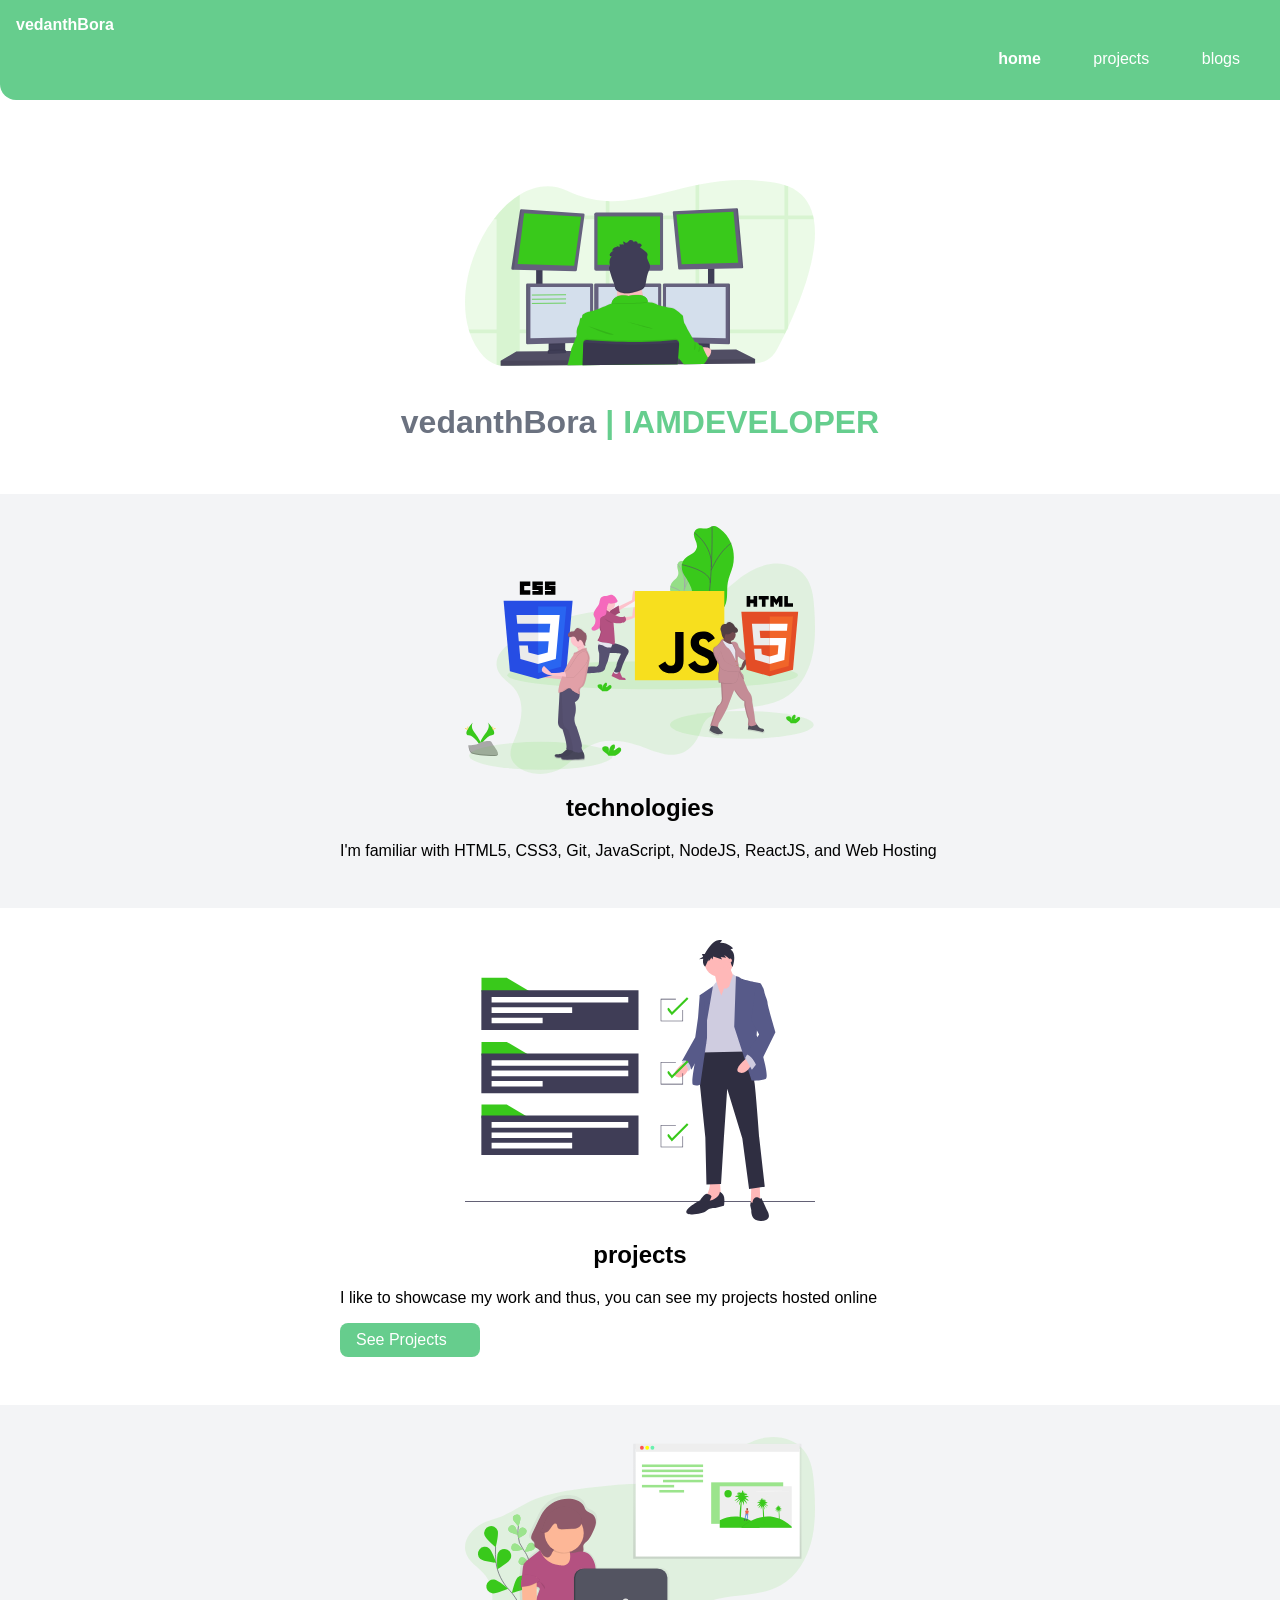
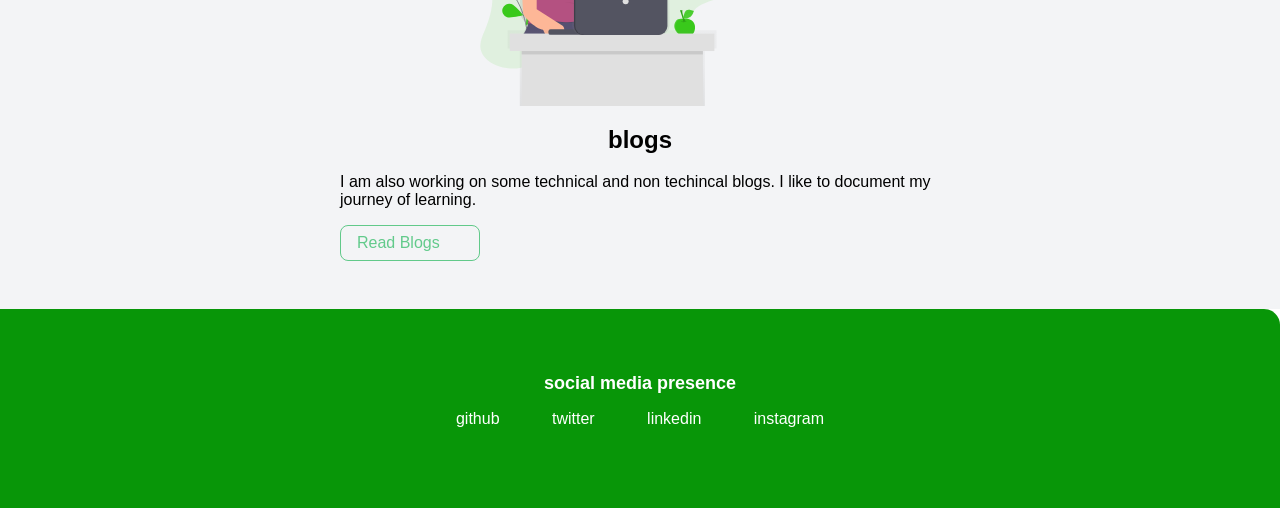
<file: index.html>
<!DOCTYPE html>
<html lang="en">
<head>
    <meta charset="UTF-8">
    <meta name="viewport" content="width=device-width, initial-scale=1.0">
    <title>home | vedanthBora</title>
    <link href="styles.css" rel="stylesheet" />
</head>

<body>
    <nav class="navigation container">
        <div class="nav-brand">vedanthBora</div>
        <ul class="list-non-bullet nav-pills">
            <li class="list-item-inline">
                <a class="link link-active" href="/">home</a>
            </li>
            <li class="list-item-inline">
                <a class="link" href="/projects.html">projects</a>
            </li>
            <li class="list-item-inline">
                <a class="link" href="/blogs.html">blogs</a>
            </li>
        </ul>
    </nav>

    <header class="hero">
        <img class="hero-img" src="images/hero.svg" />
        <h1 class="hero-heading">vedanthBora <span class="heading-inverted">| IAMDEVELOPER</span></h1>
    </header>

    <section class="section ow">
        <div class="container container-center">
            <img class="technologies-img" src="images/technologies.svg">
            <h1>technologies</h1>
            <p>I'm familiar with HTML5, CSS3, Git, JavaScript, NodeJS, ReactJS, and Web Hosting</p>
        </div>
    </section>

    <section class="section">
        <div class="container container-center">
            <img class="project-img" src="images/projects.svg">
            <h1>projects</h1>
            <p>I like to showcase my work and thus, you can see my projects hosted online</p>
            <a class="link link-primary" href="/projects.html">See Projects</a>
        </div>
    </section>

    <section class="section ow">
        <div class="container container-center">
            <img class="blogs-img" src="images/blog.svg">
            <h1>blogs</h1>
            <p>I am also working on some technical and non techincal blogs. I like to document my journey of learning.</p>
            <a class="link link-secondary" href="/blogs.html">Read Blogs</a>
        </div>
    </section>

    <footer class="footer">
        <div class="footer-header">social media presence</div>
        <ul class="social-links list-non-bullet">
            <li class="list-item-inline">
                <a class="link" href="">
                    github
                </a>
            </li>
            <li class="list-item-inline">
                <a class="link" href="">
                    twitter
                </a>
            </li>
            <li class="list-item-inline">
                <a class="link" href="">
                    linkedin
                </a>
            </li>
            <li class="list-item-inline">
                <a class="link" href="">
                    instagram
                </a>
            </li>
        </ul>
    </footer>


    
</body>
</html>
</file>
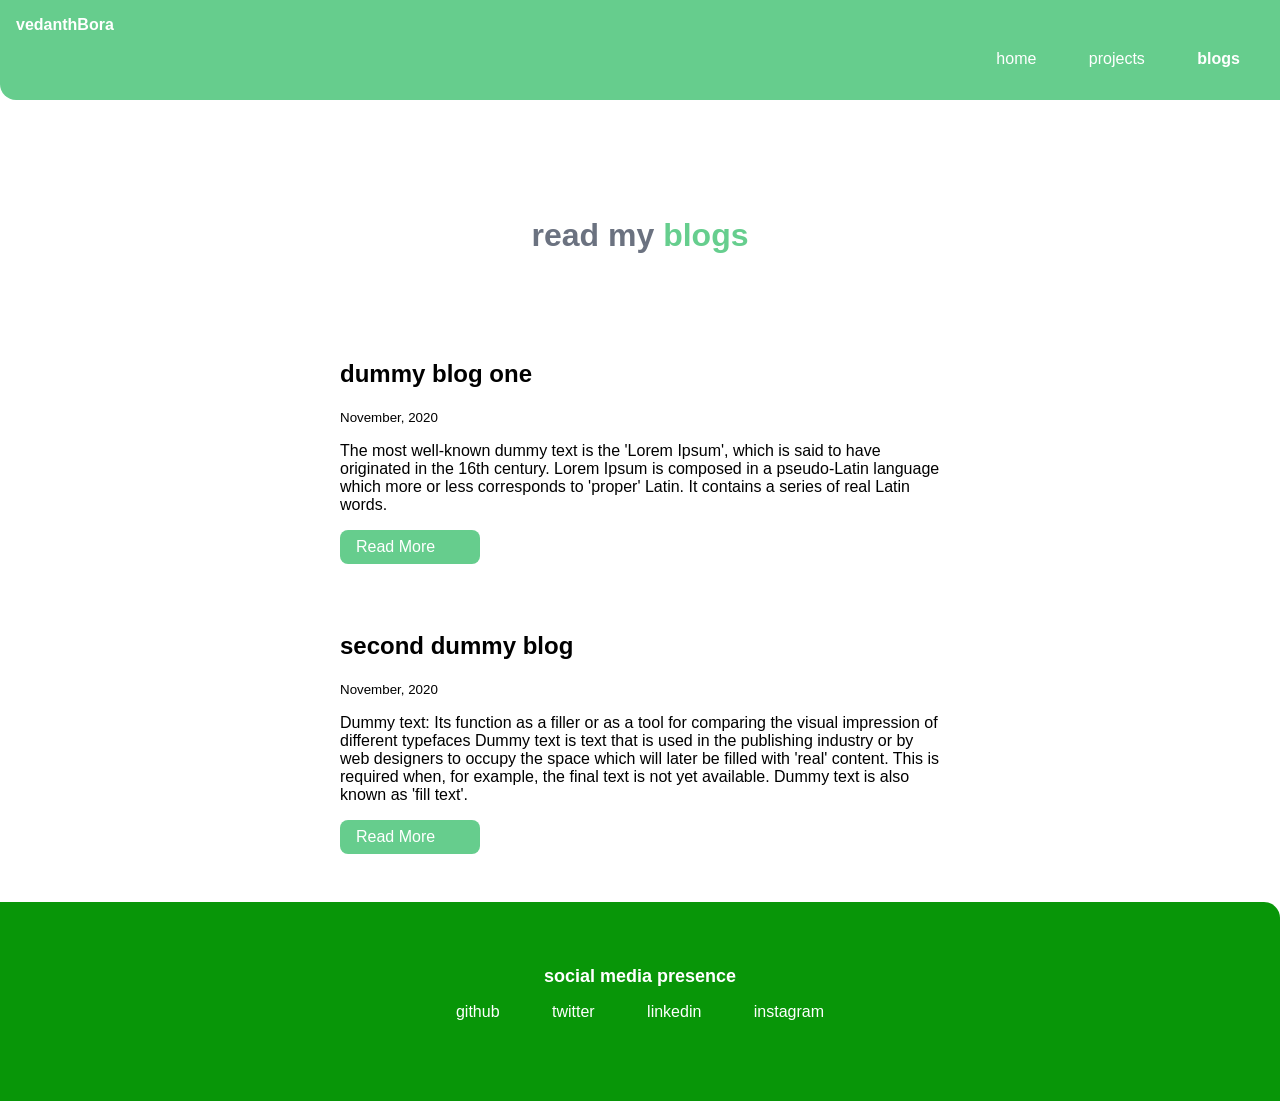
<file: blogs.html>
<!DOCTYPE html>
<html lang="en">
<head>
    <meta charset="UTF-8">
    <meta name="viewport" content="width=device-width, initial-scale=1.0">
    <link href="styles.css" rel="stylesheet" />
    <title>blogs | vedanthBora</title>
</head>
<body>
    <nav class="navigation container">
        <div class="nav-brand">vedanthBora</div>
        <ul class="list-non-bullet nav-pills">
            <li class="list-item-inline">
                <a class="link" href="/">home</a>
            </li>
            <li class="list-item-inline">
                <a class="link " href="/projects.html">projects</a>
            </li>
            <li class="list-item-inline">
                <a class="link link-active" href="/blogs.html">blogs</a>
            </li>
        </ul>
    </nav>

    <header class="hero">
        <h1 class="hero-heading">read my <span class="heading-inverted">blogs</span></h1>
    </header>

    <ul class="list-non-bullet">

        <li>
            <article class="showcase-list container container-center ">
                <h1>dummy blog one</h1>
            <small>November, 2020</small>
            <p>The most well-known dummy text is the 'Lorem Ipsum', which is said to have originated in the 16th century. Lorem Ipsum is composed in a pseudo-Latin language which more or less corresponds to 'proper' Latin. It contains a series of real Latin words.</p>

            <a class="link link-primary" href="/vedblog.html">Read More</a>
            </article>
            
        </li>

        <li>
            <article class="showcase-list container container-center ">
                <h1>second dummy blog</h1>
                <small>November, 2020</small>
                <p>Dummy text: Its function as a filler or as a tool for comparing the visual impression of different typefaces Dummy text is text that is used in the publishing industry or by web designers to occupy the space which will later be filled with 'real' content. This is required when, for example, the final text is not yet available. Dummy text is also known as 'fill text'.</p>
    
                <a class="link link-primary" href="/vedblog.html">Read More</a>
                 </article>
            
        </li>

    </ul>

    <footer class="footer">
        <div class="footer-header">social media presence</div>
        <ul class="social-links list-non-bullet">
            <li class="list-item-inline">
                <a class="link" href="">
                    github
                </a>
            </li>
            <li class="list-item-inline">
                <a class="link" href="">
                    twitter
                </a>
            </li>
            <li class="list-item-inline">
                <a class="link" href="">
                    linkedin
                </a>
            </li>
            <li class="list-item-inline">
                <a class="link" href="">
                    instagram
                </a>
            </li>
        </ul>
    </footer>
    
</body>
</html>
</file>
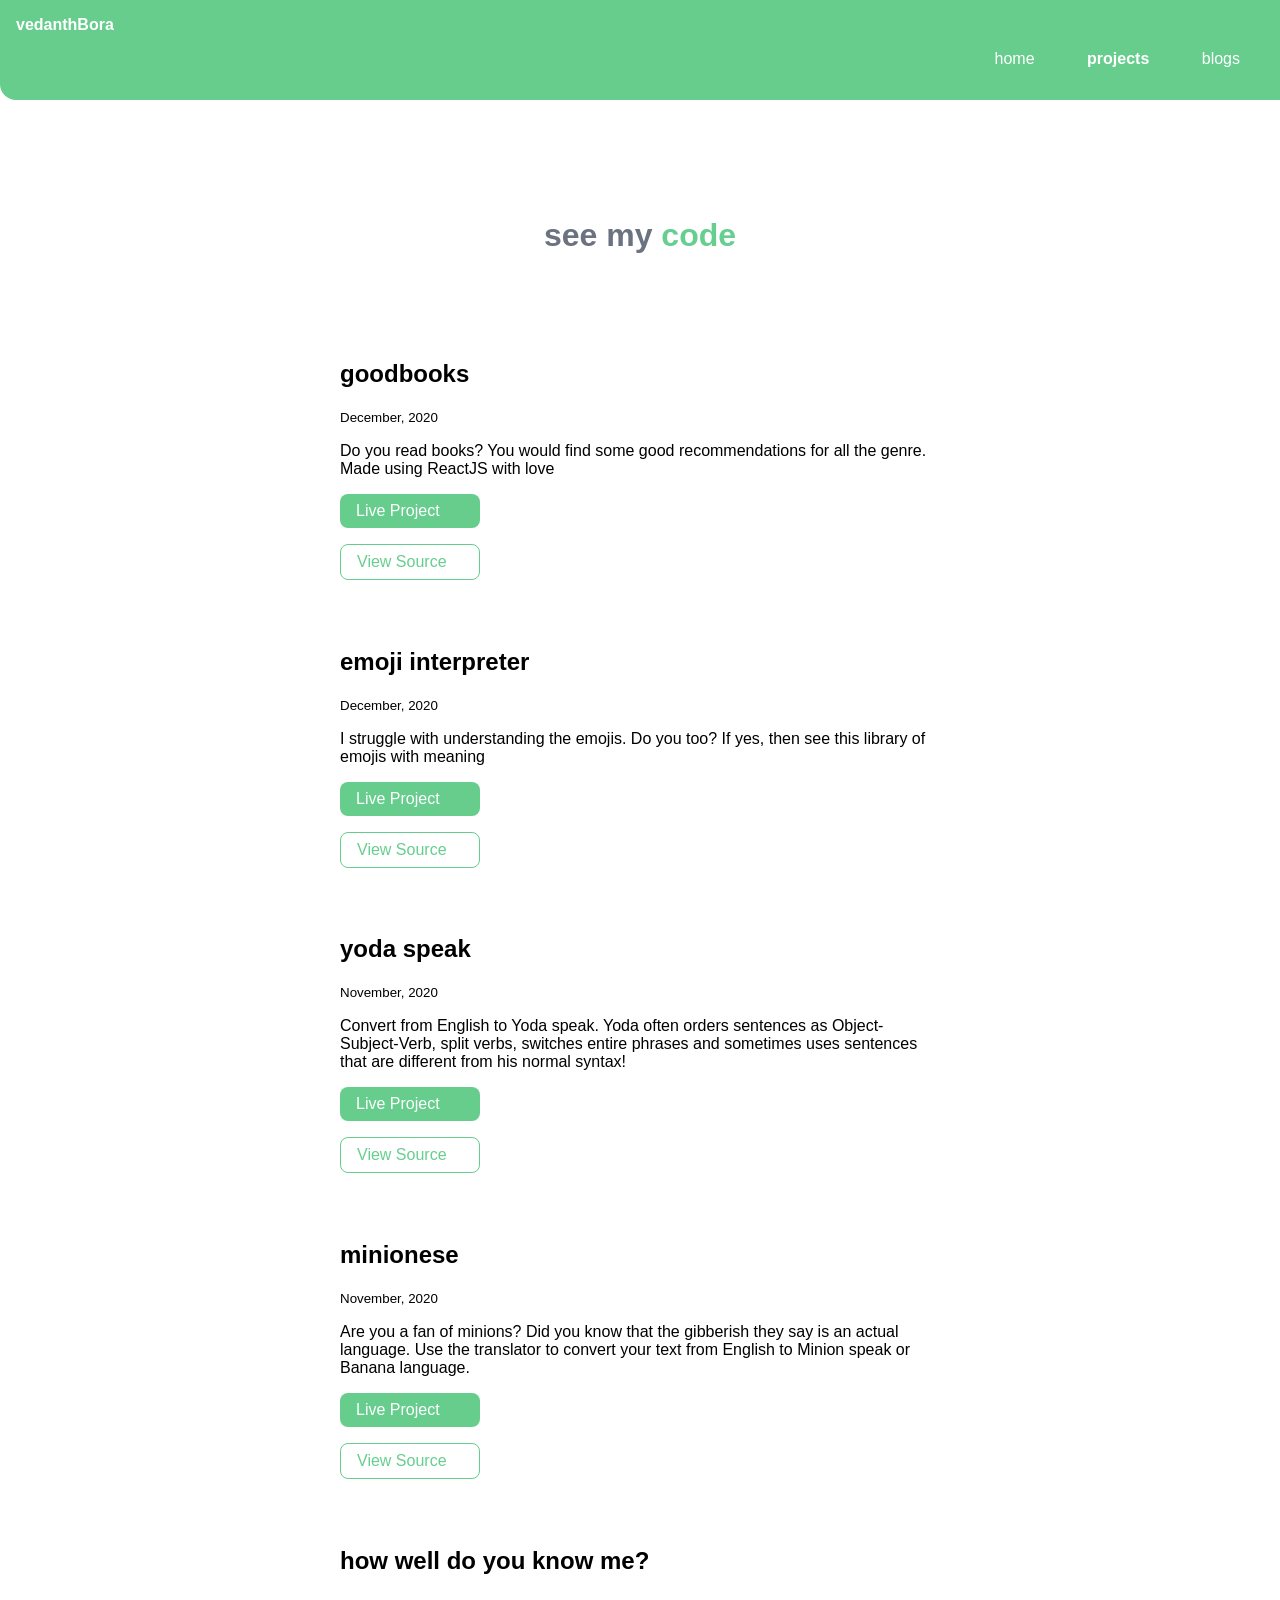
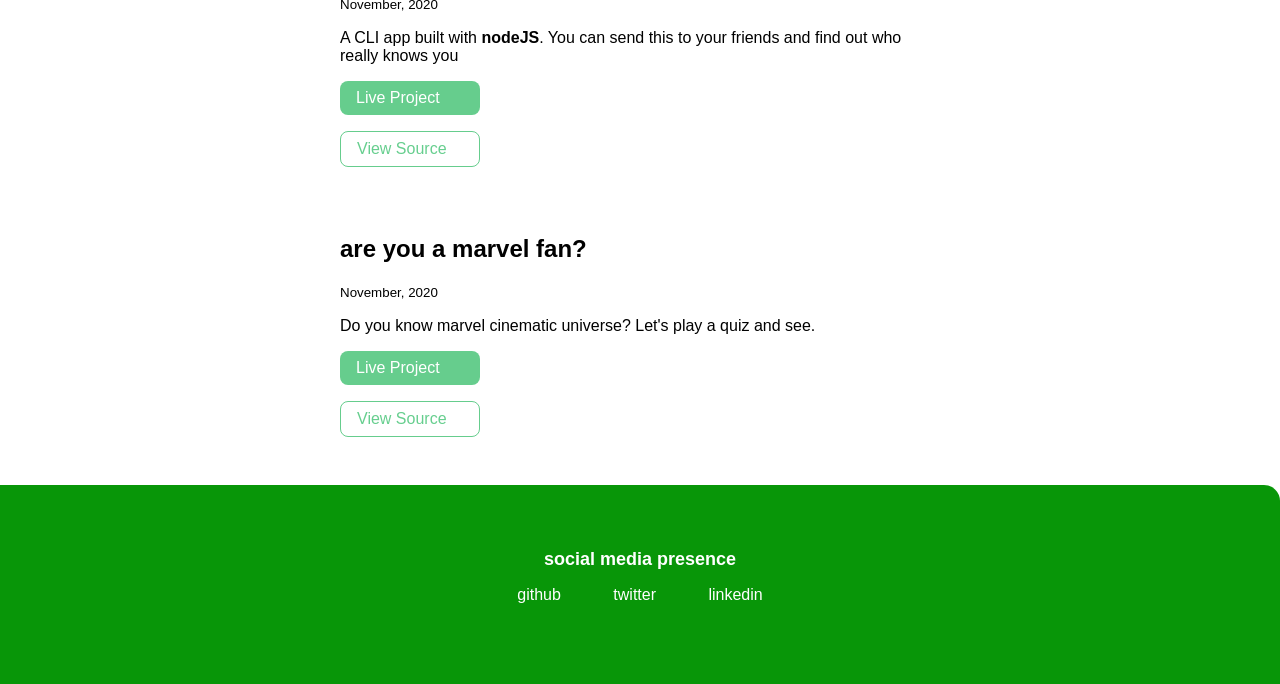
<file: projects.html>
<!DOCTYPE html>
<html lang="en">
<head>
    <meta charset="UTF-8">
    <meta name="viewport" content="width=device-width, initial-scale=1.0">
    <link href="styles.css" rel="stylesheet" />
    <title>projects | vedanthBora</title>
</head>
<body>
    <nav class="navigation container">
        <div class="nav-brand">vedanthBora</div>
        <ul class="list-non-bullet nav-pills">
            <li class="list-item-inline">
                <a class="link" href="/">home</a>
            </li>
            <li class="list-item-inline">
                <a class="link link-active" href="/projects.html">projects</a>
            </li>
            <li class="list-item-inline">
                <a class="link" href="/blogs.html">blogs</a>
            </li>
        </ul>
    </nav>

    <header class="hero">
        <h1 class="hero-heading">see my <span class="heading-inverted"> code</span></h1>
    </header>

    <ul class="list-non-bullet">

        <li>
            <article class="showcase-list container container-center ">
                <h1>goodbooks</h1>
            <small>December, 2020</small>
            <p>Do you read books? You would find some good recommendations for all the genre. Made using ReactJS with love</p>

            <a class="link link-primary" href="https://hiq3h.csb.app/">Live Project</a>
            <a class="link link-secondary" href="https://github.com/tanaypratap/neogcamp-lesson-five-assignments">View Source</a>

            </article>
            
        </li>

        <li>
            <article class="showcase-list container container-center ">
                <h1>emoji interpreter</h1>
            <small>December, 2020</small>
            <p>I struggle with understanding the emojis. Do you too? If yes, then see this library of emojis with meaning</p>

            <a class="link link-primary" href="https://l4w0y.csb.app/">Live Project</a>
            <a class="link link-secondary" href="https://github.com/tanaypratap/neogcamp-practice-emoji-app">View Source</a>

            </article>
            
        </li>

        <li>
            <article class="showcase-list container container-center ">
                <h1>yoda speak</h1>
            <small>November, 2020</small>
            <p>Convert from English to Yoda speak. Yoda often orders sentences as Object-Subject-Verb, split verbs, switches entire phrases and sometimes uses sentences that are different from his normal syntax!</p>

            <a class="link link-primary" href="assignments.html">Live Project</a>
            <a class="link link-secondary" href="assignments.html">View Source</a>

            </article>
            
        </li>

        <li>
            <article class="showcase-list container container-center ">
                <h1>minionese</h1>
            <small>November, 2020</small>
            <p>Are you a fan of minions? Did you know that the gibberish they say is an actual language. Use the translator to convert your text from English to Minion speak or Banana language.</p>

            <a class="link link-primary" href="https://github.com/tanaypratap/neogcamp-banana-speak">Live Project</a>
            <a class="link link-secondary" href="https://bananaspeakpractice.netlify.app/">View Source</a>

            </article>
            
        </li>

        <li>
            <article class="showcase-list container container-center ">
                <h1>how well do you know me?</h1>
                <small>November, 2020</small>
                <p>A CLI app built with <strong>nodeJS</strong>. You can send this to your friends and find out who really knows you</p>
    
                <a class="link link-primary" href="https://repl.it/@tanaypratap/end-game?embed=true">Live Project</a>
                <a class="link link-secondary" href="https://github.com/tanaypratap/neogcamp-cli-project-1">View Source</a>
            </article>
            
        </li>

        <li>
            <article class="showcase-list container container-center ">
                <h1>are you a marvel fan?</h1>
            <small>November, 2020</small>
            <p>Do you know marvel cinematic universe? Let's play a quiz and see.</p>

            <a class="link link-primary" href="https://repl.it/@tanaypratap/quiz-on-marvel?embed=true">Live Project</a>
            <a class="link link-secondary" href="https://github.com/tanaypratap/neogcamp-quiz-on-marvel">View Source</a>

            </article>
            
        </li>

    </ul>

    <footer class="footer">
        <div class="footer-header">social media presence</div>
        <ul class="social-links list-non-bullet">
            <li class="list-item-inline">
                <a class="link" href="https://github.com/tanaypratap">
                    github
                </a>
            </li>
            <li class="list-item-inline">
                <a class="link" href="https://twitter.com/tanaypratap">
                    twitter
                </a>
            </li>
            <li class="list-item-inline">
                <a class="link" href="https://linkedin.com/in/tanaypratap">
                    linkedin
                </a>
            </li>
            
        </ul>
    </footer>
    
</body>
</html>
</file>
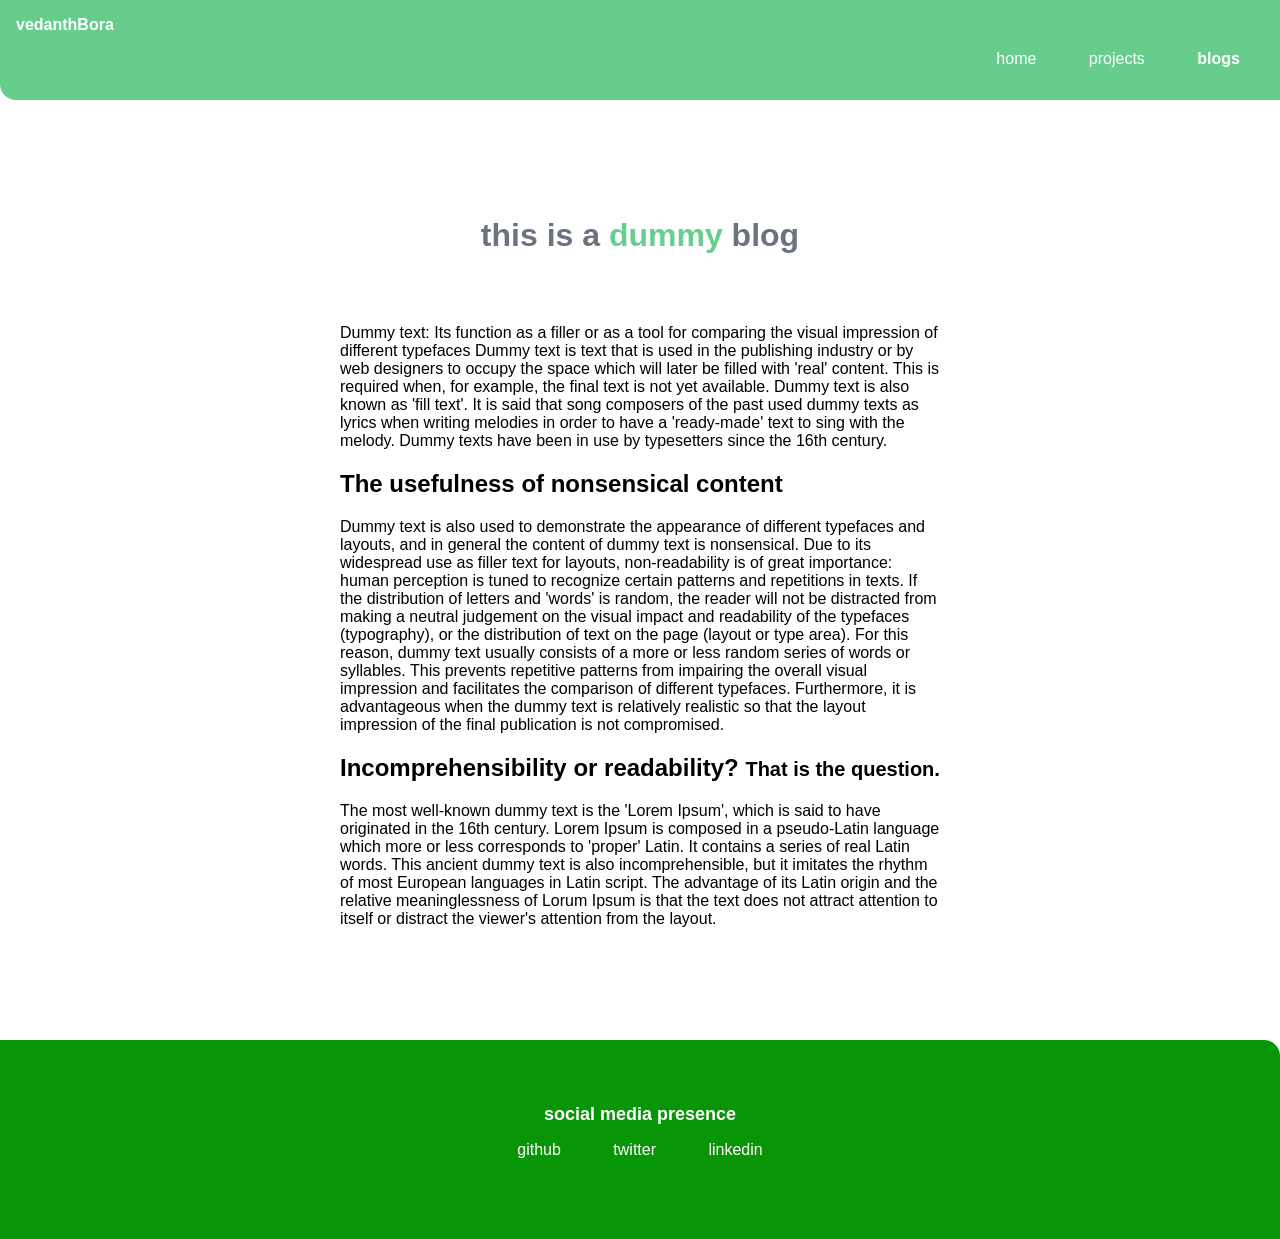
<file: vedblog.html>
<!DOCTYPE html>
<html lang="en">

<head>
    <meta charset="UTF-8">
    <meta name="viewport" content="width=device-width, initial-scale=1.0">
    <link href="styles.css" rel="stylesheet" />
    <title>blogs | vedanthBora</title>
</head>

<body>
    <nav class="navigation container">
        <div class="nav-brand">vedanthBora</div>
        <ul class="list-non-bullet nav-pills">
            <li class="list-item-inline">
                <a class="link" href="/">home</a>
            </li>
            <li class="list-item-inline">
                <a class="link " href="/projects.html">projects</a>
            </li>
            <li class="list-item-inline">
                <a class="link link-active" href="/vedblog.html">blogs</a>
            </li>
        </ul>
    </nav>

    <header class="hero">
        <h1 class="hero-heading">this is a <span class="heading-inverted">dummy</span> blog</h1>
    </header>

    <article class="container-center showcase-blog">
        <p>
            Dummy text: Its function as a filler or as a tool for comparing the visual impression of different typefaces Dummy text is text that is used in the publishing industry or by web designers to occupy the space which will later be filled with 'real' content. This is required when, for example, the final text is not yet available. Dummy text is also known as 'fill text'. It is said that song composers of the past used dummy texts as lyrics when writing melodies in order to have a 'ready-made' text to sing with the melody. Dummy texts have been in use by typesetters since the 16th century.
        </p>

        <h2>The usefulness of nonsensical content</h2>
        <p>
            Dummy text is also used to demonstrate the appearance of different typefaces and layouts, and in general the content of dummy text is nonsensical. Due to its widespread use as filler text for layouts, non-readability is of great importance: human perception is tuned to recognize certain patterns and repetitions in texts. If the distribution of letters and 'words' is random, the reader will not be distracted from making a neutral judgement on the visual impact and readability of the typefaces (typography), or the distribution of text on the page (layout or type area). For this reason, dummy text usually consists of a more or less random series of words or syllables. This prevents repetitive patterns from impairing the overall visual impression and facilitates the comparison of different typefaces. Furthermore, it is advantageous when the dummy text is relatively realistic so that the layout impression of the final publication is not compromised.
        </p>
        

        <h2> Incomprehensibility or readability? <small>That is the question.</small> </h2>
        <p>
            The most well-known dummy text is the 'Lorem Ipsum', which is said to have originated in the 16th century. Lorem Ipsum is composed in a pseudo-Latin language which more or less corresponds to 'proper' Latin. It contains a series of real Latin words. This ancient dummy text is also incomprehensible, but it imitates the rhythm of most European languages in Latin script. The advantage of its Latin origin and the relative meaninglessness of Lorum Ipsum is that the text does not attract attention to itself or distract the viewer's attention from the layout.
        </p>
        
    </article>


    <footer class="footer">
        <div class="footer-header">social media presence</div>
        <ul class="social-links list-non-bullet">
            <li class="list-item-inline">
                <a class="link" href="https://github.com/tanaypratap">
                    github
                </a>
            </li>
            <li class="list-item-inline">
                <a class="link" href="https://twitter.com/tanaypratap">
                    twitter
                </a>
            </li>
            <li class="list-item-inline">
                <a class="link" href="https://linkedin.com/in/tanaypratap">
                    linkedin
                </a>
            </li>

        </ul>
    </footer>

</body>

</html>
</file>
<file: styles.css>
@import url('https://fonts.googleapis.com/css2?family=Lato:ital,wght@0,900;1,300&display=swap');

:root {
    --primary-color: #14b351a6;
    --off-white: #F3F4F6;
    --dark-gray: #6B7280;
}

body {
    font-family: 'Montserrat', sans-serif;
    margin: 0px
}

hr {
    margin: 2rem 0rem;
}

/** spaces **/

.margin-md {
    margin: 2rem;
}

/** container **/
.container {
    padding: 0rem 1rem;
}

.container-center {
    max-width: 600px;
    margin: auto;
}

/** links **/
.link {
    box-sizing: border-box;
    text-decoration: none;
    padding: 0.5rem 1rem;
}

.link-primary {
    background-color: var(--primary-color);
    border-radius: 0.5rem;
    color: white;
    display: block;
    max-width: 140px;
    margin: 1rem 1rem 1rem 0rem;
}

.link-secondary {
    color: var(--primary-color);
    border-radius: 0.5rem;
    border: 1px solid var(--primary-color);
    display: block;
    max-width: 140px;
    margin: 1rem 1rem 1rem 0rem;
}

/** look into BEM naming convention for CSS **/

/** lists **/

.list-non-bullet {
    list-style: none;
    padding-inline-start: 0px;
}

.list-item-inline {
    display: inline;
    padding: 0rem 0.5rem;
}

/** navigation **/

.navigation {
    background-color: var(--primary-color);
    color: white;
    padding: 1rem;
    border-bottom-left-radius: 1rem;
}

.navigation .nav-brand {
    font-weight: bold;
}

.navigation .nav-pills {
    text-align: right;
}

.navigation .link {
    color: white;
}

.navigation .link-active {
    font-weight: bold;
}

/** header **/

.hero {
    padding: 2rem;
    padding-top: 5rem;

}

.hero .hero-img {
    max-width: 80%;
    width: 350px;
    display: block;
    margin: auto;
}

.hero .hero-heading {
    text-align: center;
    padding-top: 1rem;
    color: var(--dark-gray);
}

.hero .hero-heading .heading-inverted {
    color: var(--primary-color);
}

/** sections **/

.section {
    padding: 2rem;
    
}

.section h1 {
    text-align: center;

}

.ow {
    background-color: var(--off-white);
}

/** footers **/

.footer {
    background-color: rgb(8, 150, 8);
    padding: 4rem 1rem;
    text-align: center;
    color: white;
    border-top-right-radius: 1rem;
}

.footer .link {
    color: white
}

.footer .footer-header {
    font-weight: bold;
    font-size: large;
}

.footer ul {
    padding-inline-start: 0px;
}

/** projects **/
.showcase-list {
    padding: 1rem;

}

.project-img{
    max-width: 80%;
    width: 350px;
    display: block;
    margin: auto;
}

/** blogs **/
.showcase-blog {
    padding-bottom: 6rem;
}

.blogs-img {
    max-width: 80%;
    width: 350px;
    display: block;
    margin: auto;
 }
/** technologies **/
.technologies-img {
    max-width: 80%;
    width: 350px;
    display: block;
    margin: auto;
}
</file>
